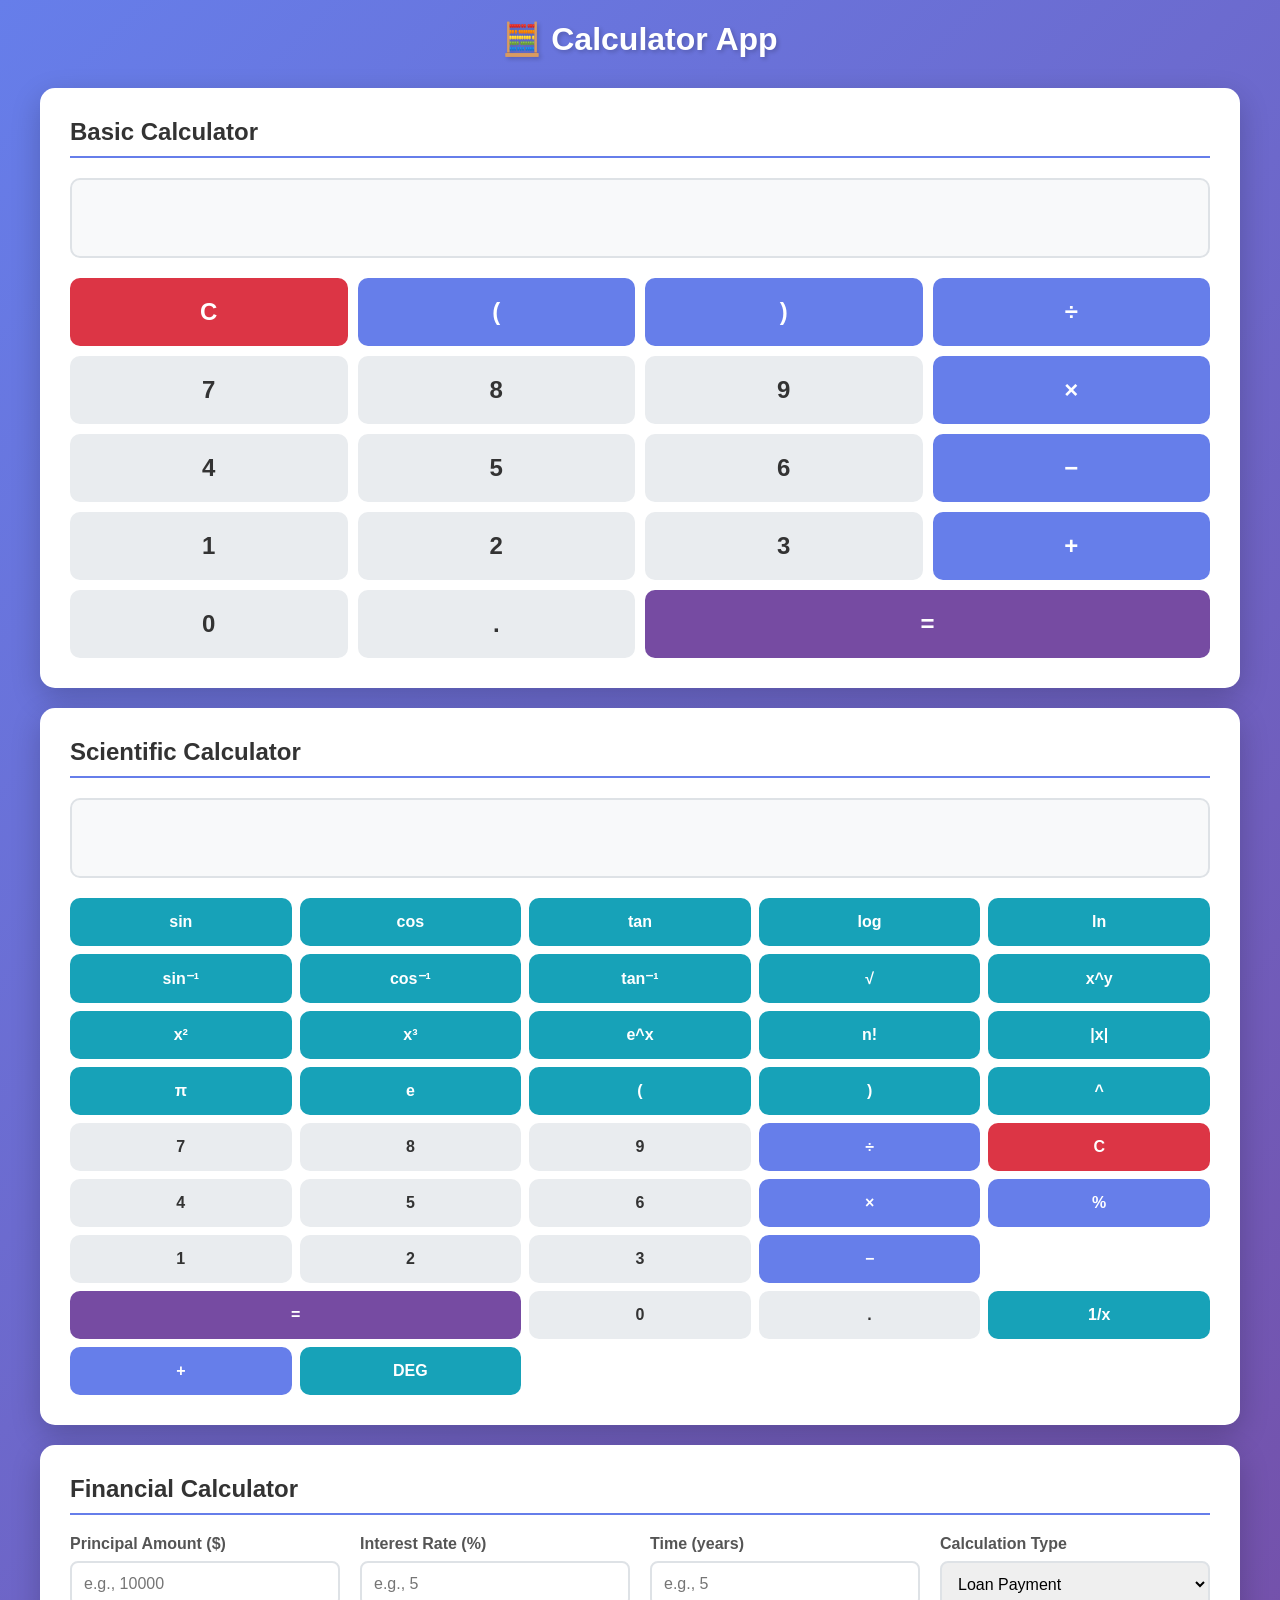
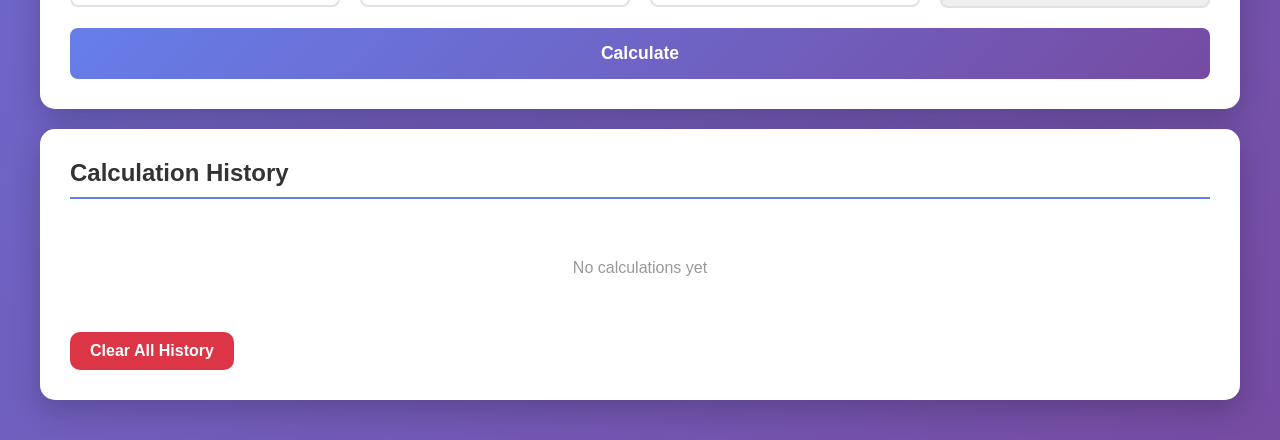
<file: index.html>
<!DOCTYPE html>
<html lang="en">
<head>
    <meta charset="UTF-8">
    <meta name="viewport" content="width=device-width, initial-scale=1.0">
    <title>Calculator App</title>
    <link rel="stylesheet" href="style.css">
</head>
<body>
    <div class="container">
        <h1>🧮 Calculator App</h1>

        <!-- Basic Calculator -->
        <div class="calculator-section">
            <h2 class="section-title">Basic Calculator</h2>
            <input type="text" class="display" id="display" readonly value="">
            <div class="buttons">
                <button class="clear" onclick="clearDisplay()">C</button>
                <button class="operator" onclick="appendToDisplay('(')">(</button>
                <button class="operator" onclick="appendToDisplay(')')">)</button>
                <button class="operator" onclick="appendToDisplay('/')">÷</button>
                
                <button class="number" onclick="appendToDisplay('7')">7</button>
                <button class="number" onclick="appendToDisplay('8')">8</button>
                <button class="number" onclick="appendToDisplay('9')">9</button>
                <button class="operator" onclick="appendToDisplay('*')">×</button>
                
                <button class="number" onclick="appendToDisplay('4')">4</button>
                <button class="number" onclick="appendToDisplay('5')">5</button>
                <button class="number" onclick="appendToDisplay('6')">6</button>
                <button class="operator" onclick="appendToDisplay('-')">−</button>
                
                <button class="number" onclick="appendToDisplay('1')">1</button>
                <button class="number" onclick="appendToDisplay('2')">2</button>
                <button class="number" onclick="appendToDisplay('3')">3</button>
                <button class="operator" onclick="appendToDisplay('+')">+</button>
                
                <button class="number" onclick="appendToDisplay('0')">0</button>
                <button class="number" onclick="appendToDisplay('.')">.</button>
                <button class="equals" onclick="calculate()">=</button>
            </div>
        </div>

        <!-- Scientific Calculator -->
        <div class="calculator-section">
            <h2 class="section-title">Scientific Calculator</h2>
            <input type="text" class="scientific-display" id="scientificDisplay" readonly value="">
            <div class="scientific-buttons">
                <button class="scientific" onclick="scientificFunction('sin')">sin</button>
                <button class="scientific" onclick="scientificFunction('cos')">cos</button>
                <button class="scientific" onclick="scientificFunction('tan')">tan</button>
                <button class="scientific" onclick="scientificFunction('log')">log</button>
                <button class="scientific" onclick="scientificFunction('ln')">ln</button>
                
                <button class="scientific" onclick="scientificFunction('asin')">sin⁻¹</button>
                <button class="scientific" onclick="scientificFunction('acos')">cos⁻¹</button>
                <button class="scientific" onclick="scientificFunction('atan')">tan⁻¹</button>
                <button class="scientific" onclick="scientificFunction('sqrt')">√</button>
                <button class="scientific" onclick="scientificFunction('pow')">x^y</button>
                
                <button class="scientific" onclick="scientificFunction('pow2')">x²</button>
                <button class="scientific" onclick="scientificFunction('pow3')">x³</button>
                <button class="scientific" onclick="scientificFunction('exp')">e^x</button>
                <button class="scientific" onclick="scientificFunction('fact')">n!</button>
                <button class="scientific" onclick="scientificFunction('abs')">|x|</button>
                
                <button class="scientific" onclick="scientificAppend('π')">π</button>
                <button class="scientific" onclick="scientificAppend('e')">e</button>
                <button class="scientific" onclick="scientificAppend('(')">(</button>
                <button class="scientific" onclick="scientificAppend(')')">)</button>
                <button class="scientific" onclick="scientificAppend('^')">^</button>
                
                <button class="number" onclick="scientificAppend('7')">7</button>
                <button class="number" onclick="scientificAppend('8')">8</button>
                <button class="number" onclick="scientificAppend('9')">9</button>
                <button class="operator" onclick="scientificAppend('/')">÷</button>
                <button class="clear" onclick="clearScientificDisplay()">C</button>
                
                <button class="number" onclick="scientificAppend('4')">4</button>
                <button class="number" onclick="scientificAppend('5')">5</button>
                <button class="number" onclick="scientificAppend('6')">6</button>
                <button class="operator" onclick="scientificAppend('*')">×</button>
                <button class="operator" onclick="scientificAppend('%')">%</button>
                
                <button class="number" onclick="scientificAppend('1')">1</button>
                <button class="number" onclick="scientificAppend('2')">2</button>
                <button class="number" onclick="scientificAppend('3')">3</button>
                <button class="operator" onclick="scientificAppend('-')">−</button>
                <button class="equals" onclick="calculateScientific()">=</button>
                
                <button class="number" onclick="scientificAppend('0')">0</button>
                <button class="number" onclick="scientificAppend('.')">.</button>
                <button class="scientific" onclick="scientificFunction('1/x')">1/x</button>
                <button class="operator" onclick="scientificAppend('+')">+</button>
                <button class="scientific" onclick="scientificFunction('deg')">DEG</button>
            </div>
        </div>

        <!-- Financial Calculator -->
        <div class="calculator-section">
            <h2 class="section-title">Financial Calculator</h2>
            <div class="financial-form">
                <div class="form-group">
                    <label for="principal">Principal Amount ($)</label>
                    <input type="number" id="principal" placeholder="e.g., 10000" step="0.01">
                </div>
                <div class="form-group">
                    <label for="rate">Interest Rate (%)</label>
                    <input type="number" id="rate" placeholder="e.g., 5" step="0.01">
                </div>
                <div class="form-group">
                    <label for="time">Time (years)</label>
                    <input type="number" id="time" placeholder="e.g., 5" step="0.1">
                </div>
                <div class="form-group">
                    <label for="calcType">Calculation Type</label>
                    <select id="calcType">
                        <option value="loan">Loan Payment</option>
                        <option value="compound">Compound Interest</option>
                        <option value="simple">Simple Interest</option>
                    </select>
                </div>
            </div>
            <button class="calculate-btn" onclick="calculateFinancial()">Calculate</button>
            <div class="financial-result" id="financialResult"></div>
        </div>

        <!-- History -->
        <div class="calculator-section">
            <h2 class="section-title">Calculation History</h2>
            <div class="history-container" id="historyContainer">
                <div class="empty-history">No calculations yet</div>
            </div>
            <button class="clear-history-btn" onclick="clearHistory()">Clear All History</button>
        </div>
    </div>

    <script src="script.js"></script>
</body>
</html>
</file>
<file: style.css>
* {
    margin: 0;
    padding: 0;
    box-sizing: border-box;
}

body {
    font-family: 'Segoe UI', Tahoma, Geneva, Verdana, sans-serif;
    background: linear-gradient(135deg, #667eea 0%, #764ba2 100%);
    min-height: 100vh;
    padding: 20px;
}

.container {
    max-width: 1200px;
    margin: 0 auto;
}

h1 {
    text-align: center;
    color: white;
    margin-bottom: 30px;
    text-shadow: 2px 2px 4px rgba(0,0,0,0.2);
}

.calculator-section {
    background: white;
    border-radius: 15px;
    padding: 30px;
    margin-bottom: 20px;
    box-shadow: 0 10px 30px rgba(0,0,0,0.2);
}

.section-title {
    color: #333;
    margin-bottom: 20px;
    font-size: 1.5em;
    border-bottom: 2px solid #667eea;
    padding-bottom: 10px;
}

/* Basic Calculator Styles */
.display {
    width: 100%;
    height: 80px;
    background: #f8f9fa;
    border: 2px solid #dee2e6;
    border-radius: 10px;
    font-size: 2em;
    text-align: right;
    padding: 15px;
    margin-bottom: 20px;
    font-family: 'Courier New', monospace;
}

.buttons {
    display: grid;
    grid-template-columns: repeat(4, 1fr);
    gap: 10px;
}

button {
    padding: 20px;
    font-size: 1.5em;
    border: none;
    border-radius: 10px;
    cursor: pointer;
    transition: all 0.3s ease;
    font-weight: bold;
}

button:hover {
    transform: translateY(-2px);
    box-shadow: 0 5px 15px rgba(0,0,0,0.2);
}

.number {
    background: #e9ecef;
    color: #333;
}

.operator {
    background: #667eea;
    color: white;
}

.equals {
    background: #764ba2;
    color: white;
    grid-column: span 2;
}

.clear {
    background: #dc3545;
    color: white;
}

.scientific {
    background: #17a2b8;
    color: white;
    font-size: 1.1em;
}

.scientific-display {
    width: 100%;
    height: 80px;
    background: #f8f9fa;
    border: 2px solid #dee2e6;
    border-radius: 10px;
    font-size: 2em;
    text-align: right;
    padding: 15px;
    margin-bottom: 20px;
    font-family: 'Courier New', monospace;
}

.scientific-buttons {
    display: grid;
    grid-template-columns: repeat(5, 1fr);
    gap: 8px;
}

.scientific-buttons button {
    padding: 15px;
    font-size: 1em;
}

/* Financial Calculator Styles */
.financial-form {
    display: grid;
    grid-template-columns: repeat(auto-fit, minmax(200px, 1fr));
    gap: 20px;
    margin-bottom: 20px;
}

.form-group {
    display: flex;
    flex-direction: column;
}

label {
    margin-bottom: 8px;
    color: #555;
    font-weight: 600;
}

input, select {
    padding: 12px;
    border: 2px solid #dee2e6;
    border-radius: 8px;
    font-size: 1em;
    transition: border-color 0.3s ease;
}

input:focus, select:focus {
    outline: none;
    border-color: #667eea;
}

.calculate-btn {
    background: linear-gradient(135deg, #667eea 0%, #764ba2 100%);
    color: white;
    padding: 15px 30px;
    font-size: 1.1em;
    border: none;
    border-radius: 8px;
    cursor: pointer;
    transition: all 0.3s ease;
    width: 100%;
}

.calculate-btn:hover {
    transform: translateY(-2px);
    box-shadow: 0 5px 15px rgba(0,0,0,0.2);
}

.financial-result {
    background: #f8f9fa;
    padding: 20px;
    border-radius: 10px;
    margin-top: 20px;
    font-size: 1.2em;
    color: #333;
    display: none;
}

/* History Styles */
.history-container {
    max-height: 400px;
    overflow-y: auto;
}

.history-item {
    background: #f8f9fa;
    padding: 15px;
    margin-bottom: 10px;
    border-radius: 8px;
    display: flex;
    justify-content: space-between;
    align-items: center;
    transition: background 0.3s ease;
}

.history-item:hover {
    background: #e9ecef;
}

.history-expression {
    font-weight: 600;
    color: #333;
}

.history-result {
    color: #667eea;
    font-weight: bold;
    margin-left: 20px;
}

.history-time {
    color: #999;
    font-size: 0.9em;
    margin-left: 20px;
}

.delete-btn {
    background: #dc3545;
    color: white;
    padding: 8px 15px;
    font-size: 0.9em;
    margin-left: 10px;
}

.clear-history-btn {
    background: #dc3545;
    color: white;
    padding: 10px 20px;
    font-size: 1em;
    margin-top: 15px;
}

.empty-history {
    text-align: center;
    color: #999;
    padding: 40px;
}

/* Responsive */
@media (max-width: 768px) {
    .buttons {
        grid-template-columns: repeat(4, 1fr);
    }

    .scientific-buttons {
        grid-template-columns: repeat(5, 1fr);
        gap: 5px;
    }

    .scientific-buttons button {
        padding: 12px;
        font-size: 0.9em;
    }

    button {
        padding: 15px;
        font-size: 1.2em;
    }

    .history-item {
        flex-direction: column;
        align-items: flex-start;
    }

    .history-result,
    .history-time {
        margin-left: 0;
        margin-top: 5px;
    }

    .delete-btn {
        margin-left: 0;
        margin-top: 10px;
    }
}
</file>
